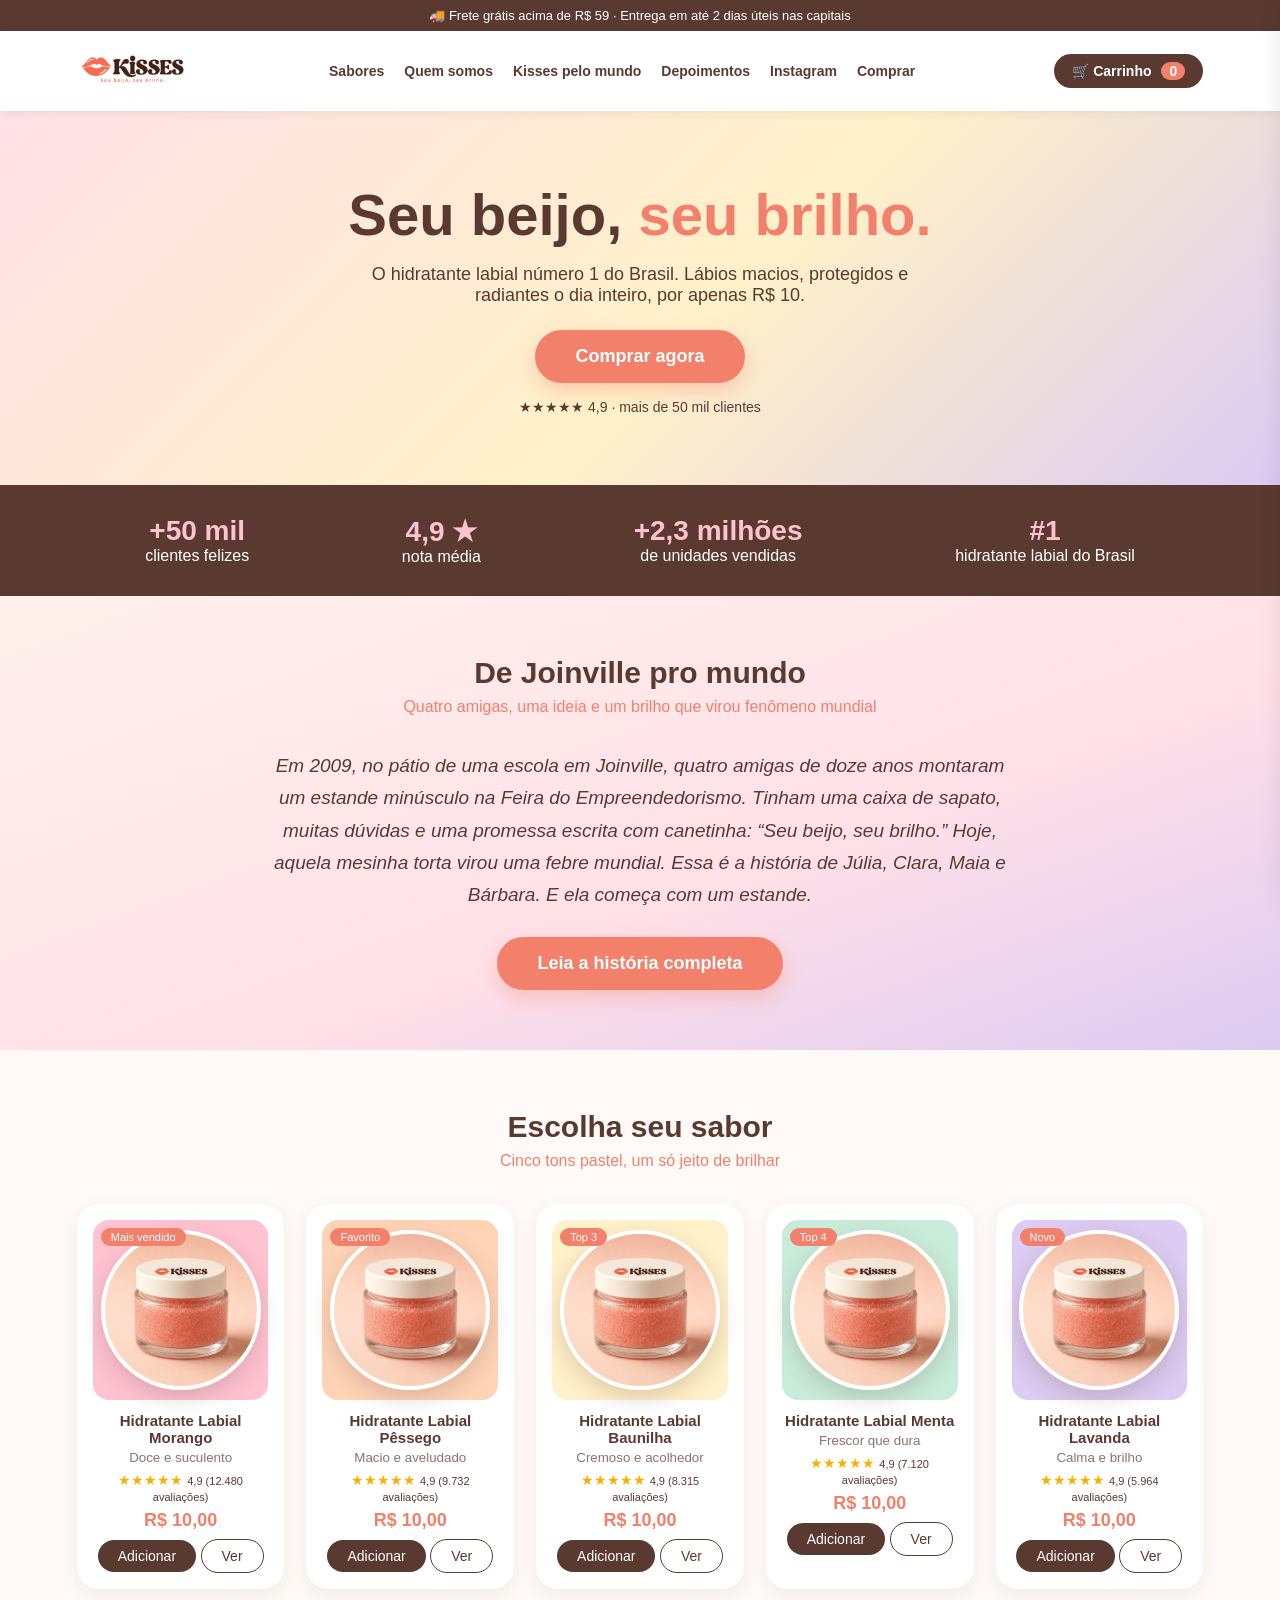
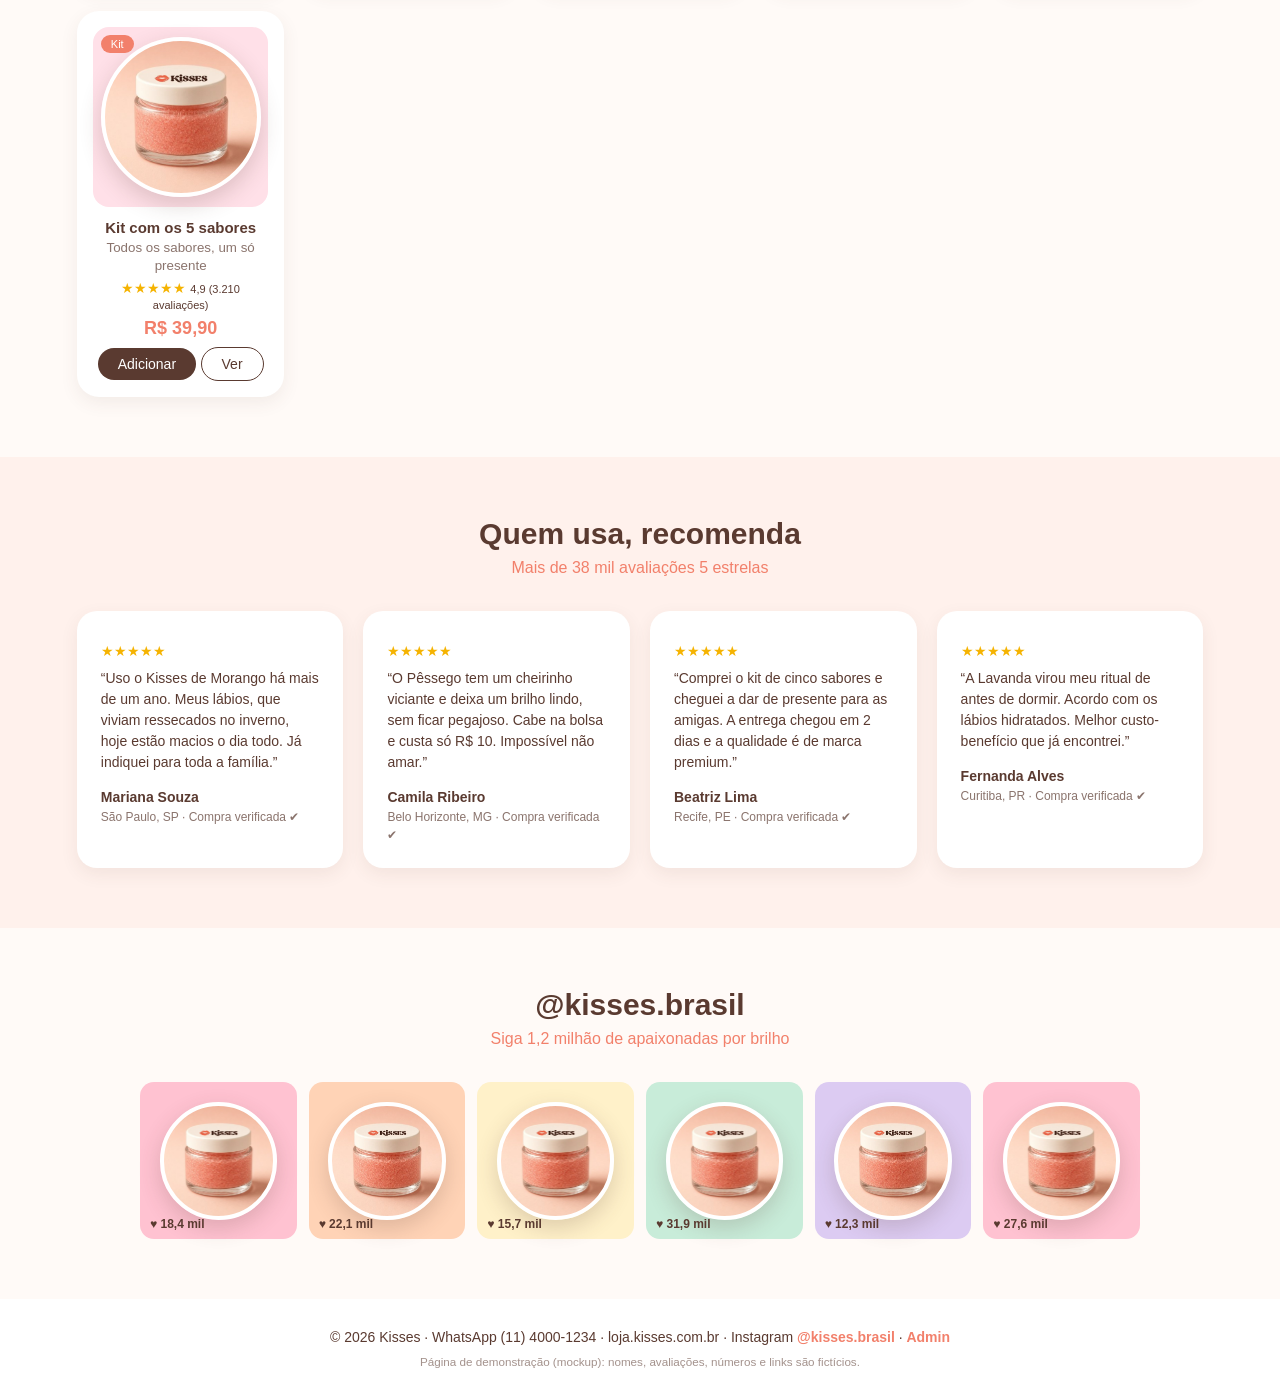
<file: index.html>
<!doctype html><html lang="pt-BR"><head><meta charset="utf-8"><meta name="viewport" content="width=device-width,initial-scale=1"><title>Kisses</title><link rel="stylesheet" href="style.css"></head><body data-page="home" data-title="Seu beijo, seu brilho."><div id="top"></div><main id="main"></main><div id="foot"></div><script src="seed.js"></script><script src="app.js"></script></body></html>
</file>
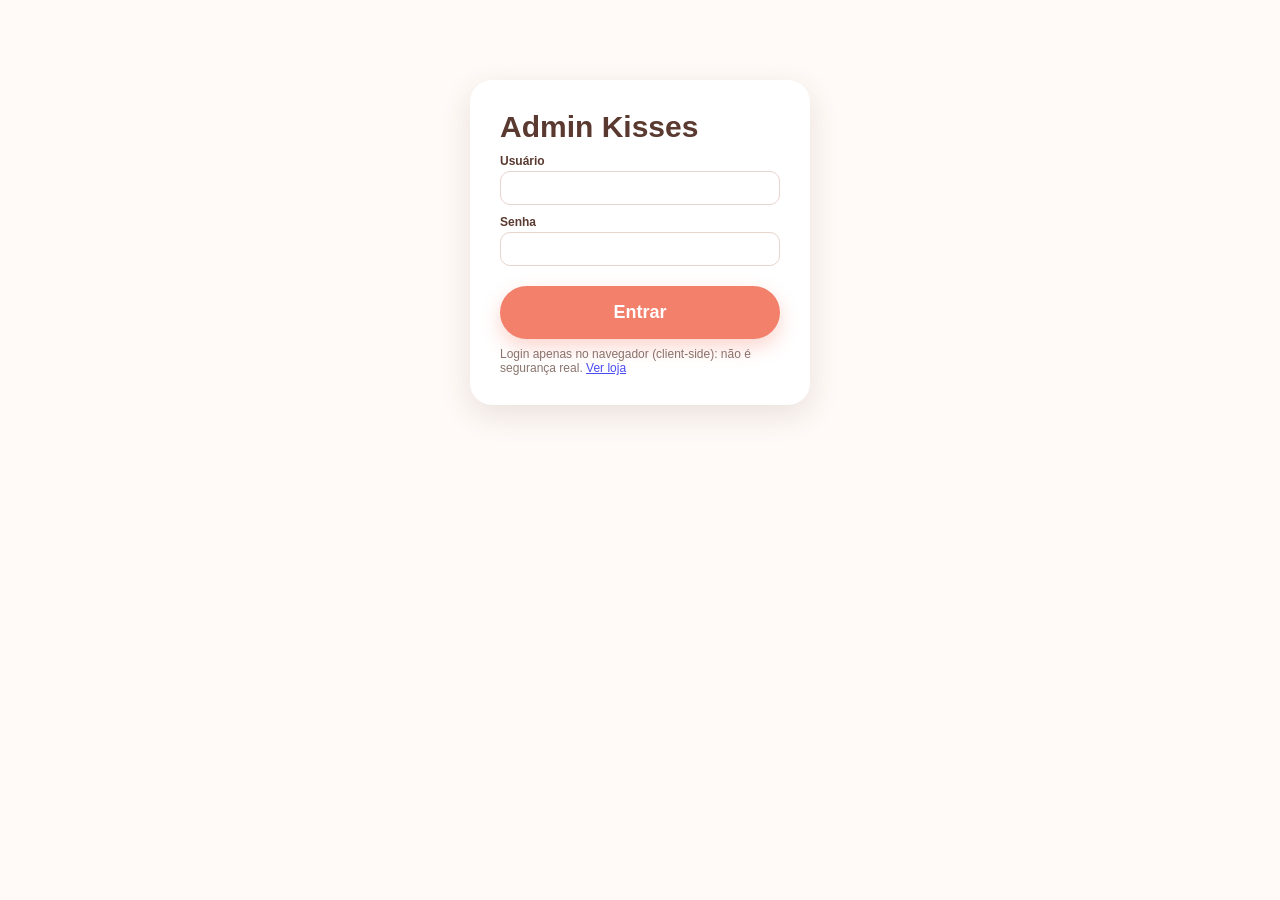
<file: admin.html>
<!doctype html><html lang="pt-BR"><head><meta charset="utf-8"><meta name="viewport" content="width=device-width,initial-scale=1"><title>Kisses – Admin</title><link rel="stylesheet" href="style.css"><style>body{background:#fffaf7}.adm{max-width:960px;margin:0 auto;padding:20px}.bar{position:sticky;top:0;background:#fff;z-index:5;padding:10px 20px;display:flex;gap:8px;flex-wrap:wrap;align-items:center;box-shadow:0 2px 10px #0001}.bar b{margin-right:auto;font-size:18px}.bar button,.bar a,.mini2{background:#5a3a30;color:#fff;border:0;border-radius:99px;padding:8px 16px;font:inherit;font-size:13px;cursor:pointer;text-decoration:none}.bar .alt,.mini2.alt{background:#fff;color:#5a3a30;border:1px solid #5a3a30}.bar .pr{background:#f2806b}.mini2.dg{background:#c0392b}details{background:#fff;border-radius:16px;margin:14px 0;box-shadow:0 4px 14px #5a3a3014}summary{padding:16px 20px;font-weight:700;cursor:pointer;font-size:17px}details>div{padding:0 20px 20px}.f{display:block;margin-top:10px;font-size:12px;font-weight:600}.f input,.f textarea,.f select{width:100%;padding:8px;border:1px solid #e8d5cc;border-radius:10px;font:inherit;font-size:14px;margin-top:3px;color:#5a3a30}.f textarea{min-height:80px}.it{border:1px solid #f0e2db;border-radius:14px;padding:12px;margin-top:12px;background:#fffaf7}.row{display:grid;grid-template-columns:repeat(auto-fit,minmax(180px,1fr));gap:10px}.th{width:80px;height:80px;border-radius:50%;background-size:cover;background-position:center;border:3px solid #fff;box-shadow:0 2px 8px #0003;margin-top:8px}.login{max-width:340px;margin:80px auto;background:#fff;padding:30px;border-radius:22px;box-shadow:0 10px 30px #5a3a3022}.login .btn{width:100%;margin-top:16px;text-align:center}.toast{position:fixed;bottom:20px;left:50%;transform:translateX(-50%);background:#5a3a30;color:#fff;padding:10px 20px;border-radius:99px;opacity:0;transition:.3s;z-index:30}.toast.on{opacity:1}.note{font-size:12px;opacity:.7;margin-top:8px}</style></head><body><div id="app"></div><div class="toast" id="toast"></div><script src="seed.js"></script><script src="app.js"></script><script src="admin.js"></script></body></html>
</file>
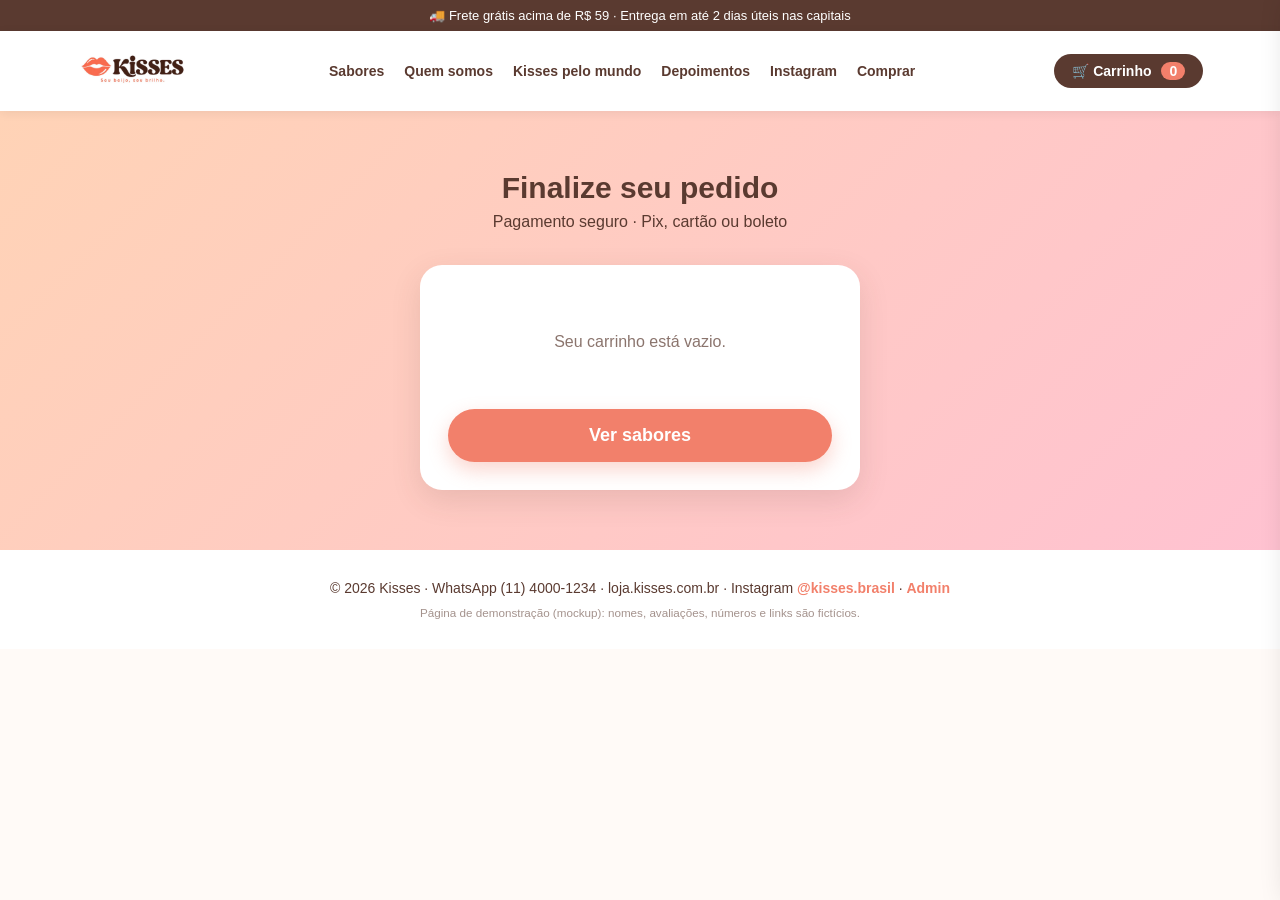
<file: checkout.html>
<!doctype html><html lang="pt-BR"><head><meta charset="utf-8"><meta name="viewport" content="width=device-width,initial-scale=1"><title>Kisses</title><link rel="stylesheet" href="style.css"></head><body data-page="checkout" data-title="Finalizar compra"><div id="top"></div><main id="main"></main><div id="foot"></div><script src="seed.js"></script><script src="app.js"></script></body></html>
</file>
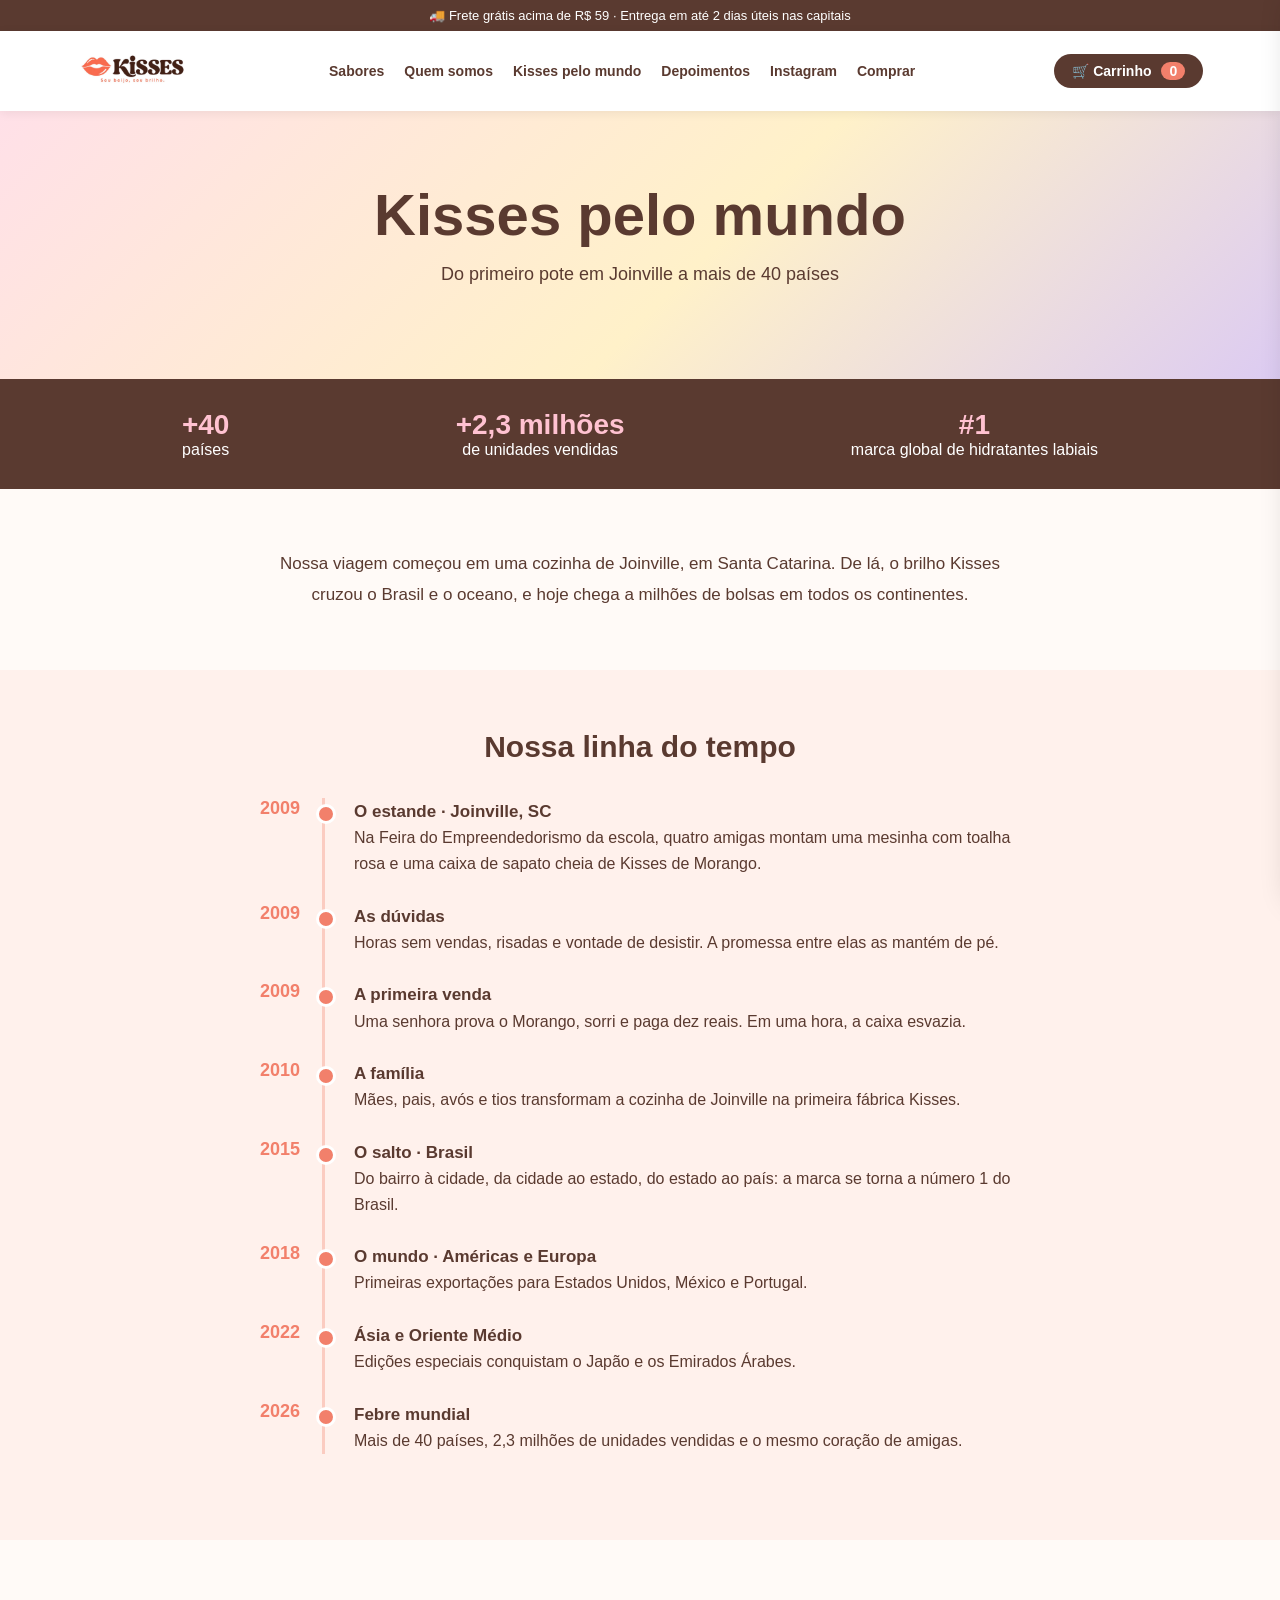
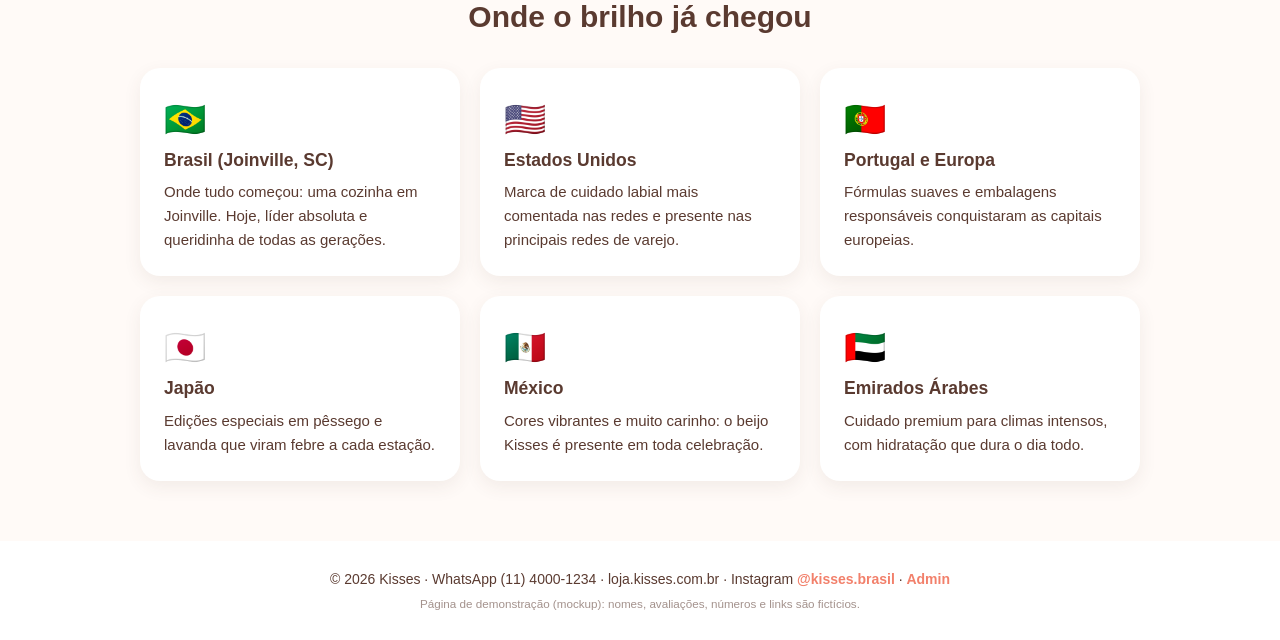
<file: mundo.html>
<!doctype html><html lang="pt-BR"><head><meta charset="utf-8"><meta name="viewport" content="width=device-width,initial-scale=1"><title>Kisses</title><link rel="stylesheet" href="style.css"></head><body data-page="mundo" data-title="Kisses pelo mundo"><div id="top"></div><main id="main"></main><div id="foot"></div><script src="seed.js"></script><script src="app.js"></script></body></html>
</file>
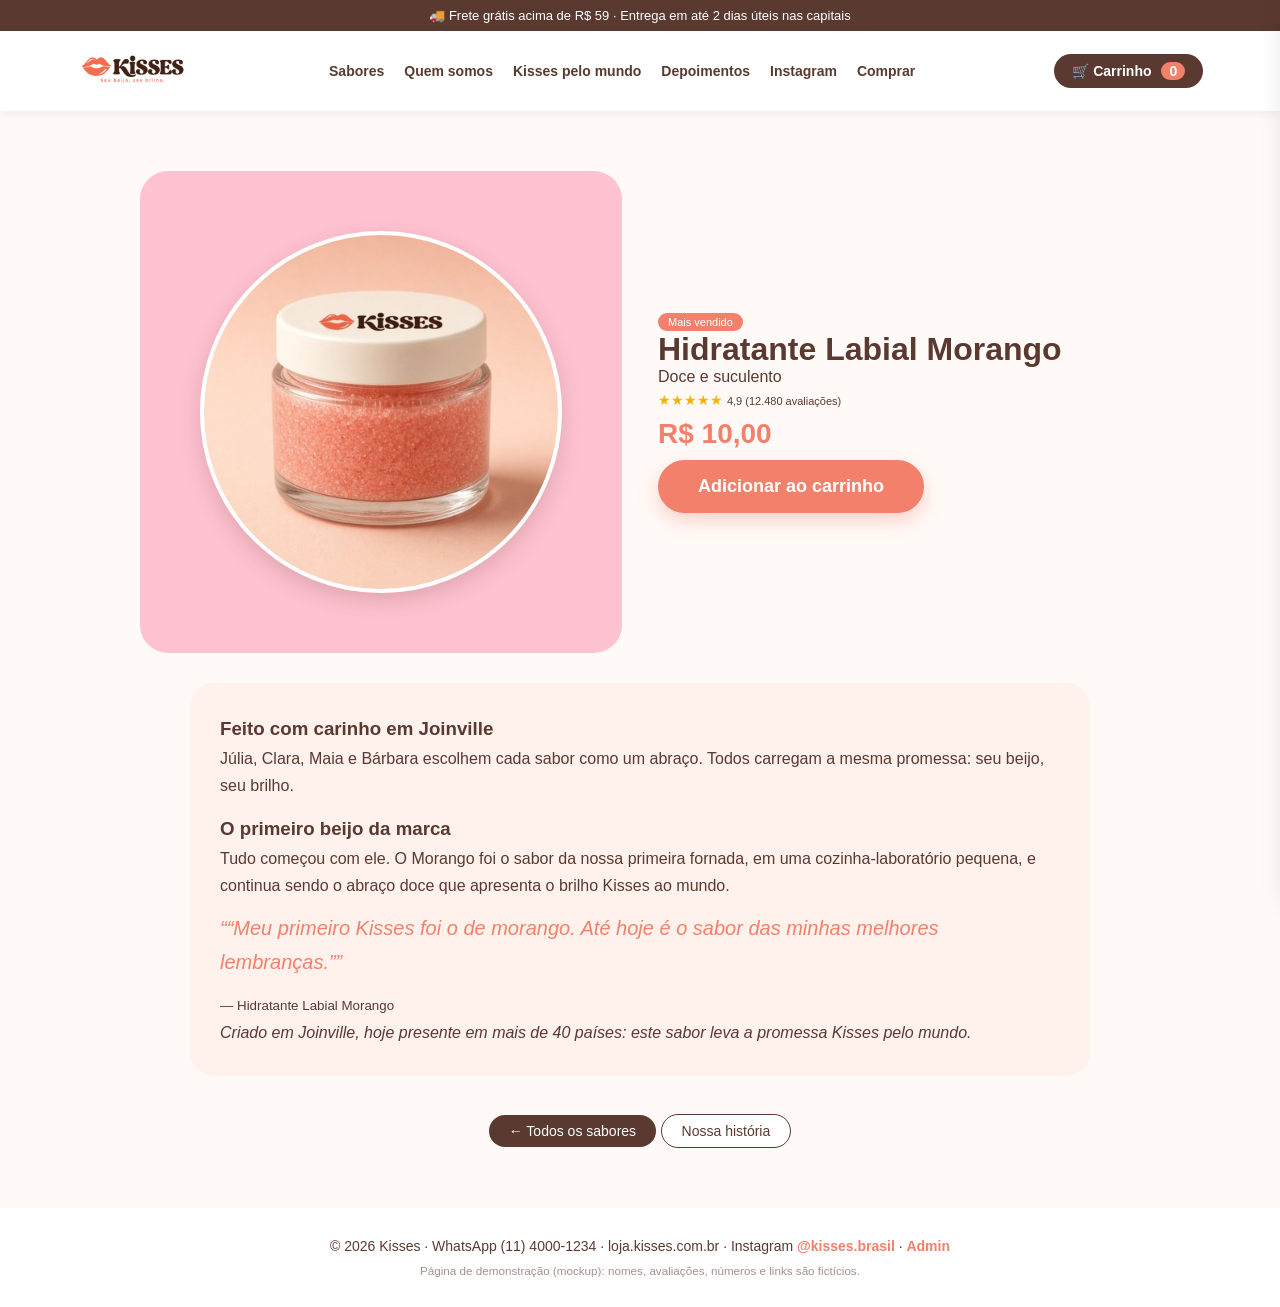
<file: produto.html>
<!doctype html><html lang="pt-BR"><head><meta charset="utf-8"><meta name="viewport" content="width=device-width,initial-scale=1"><title>Kisses</title><link rel="stylesheet" href="style.css"></head><body data-page="produto" data-title="Sabor"><div id="top"></div><main id="main"></main><div id="foot"></div><script src="seed.js"></script><script src="app.js"></script></body></html>
</file>
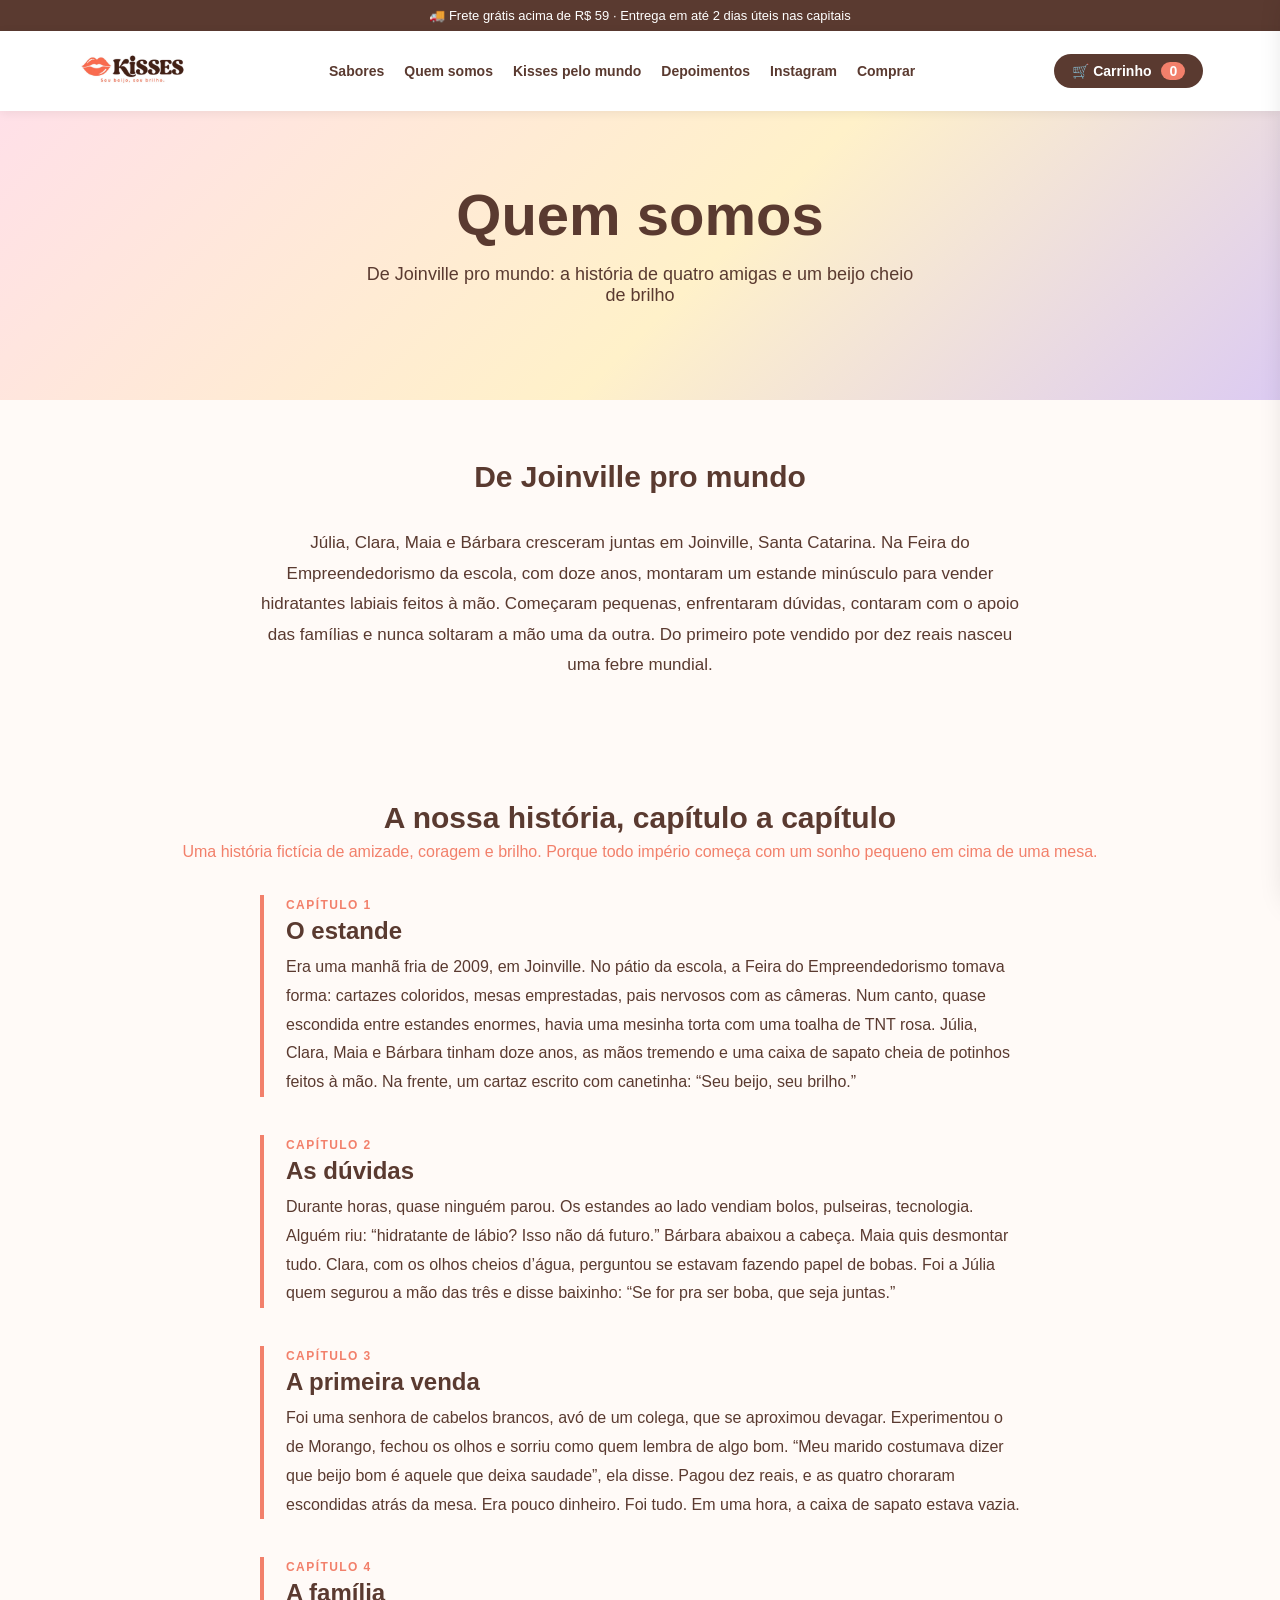
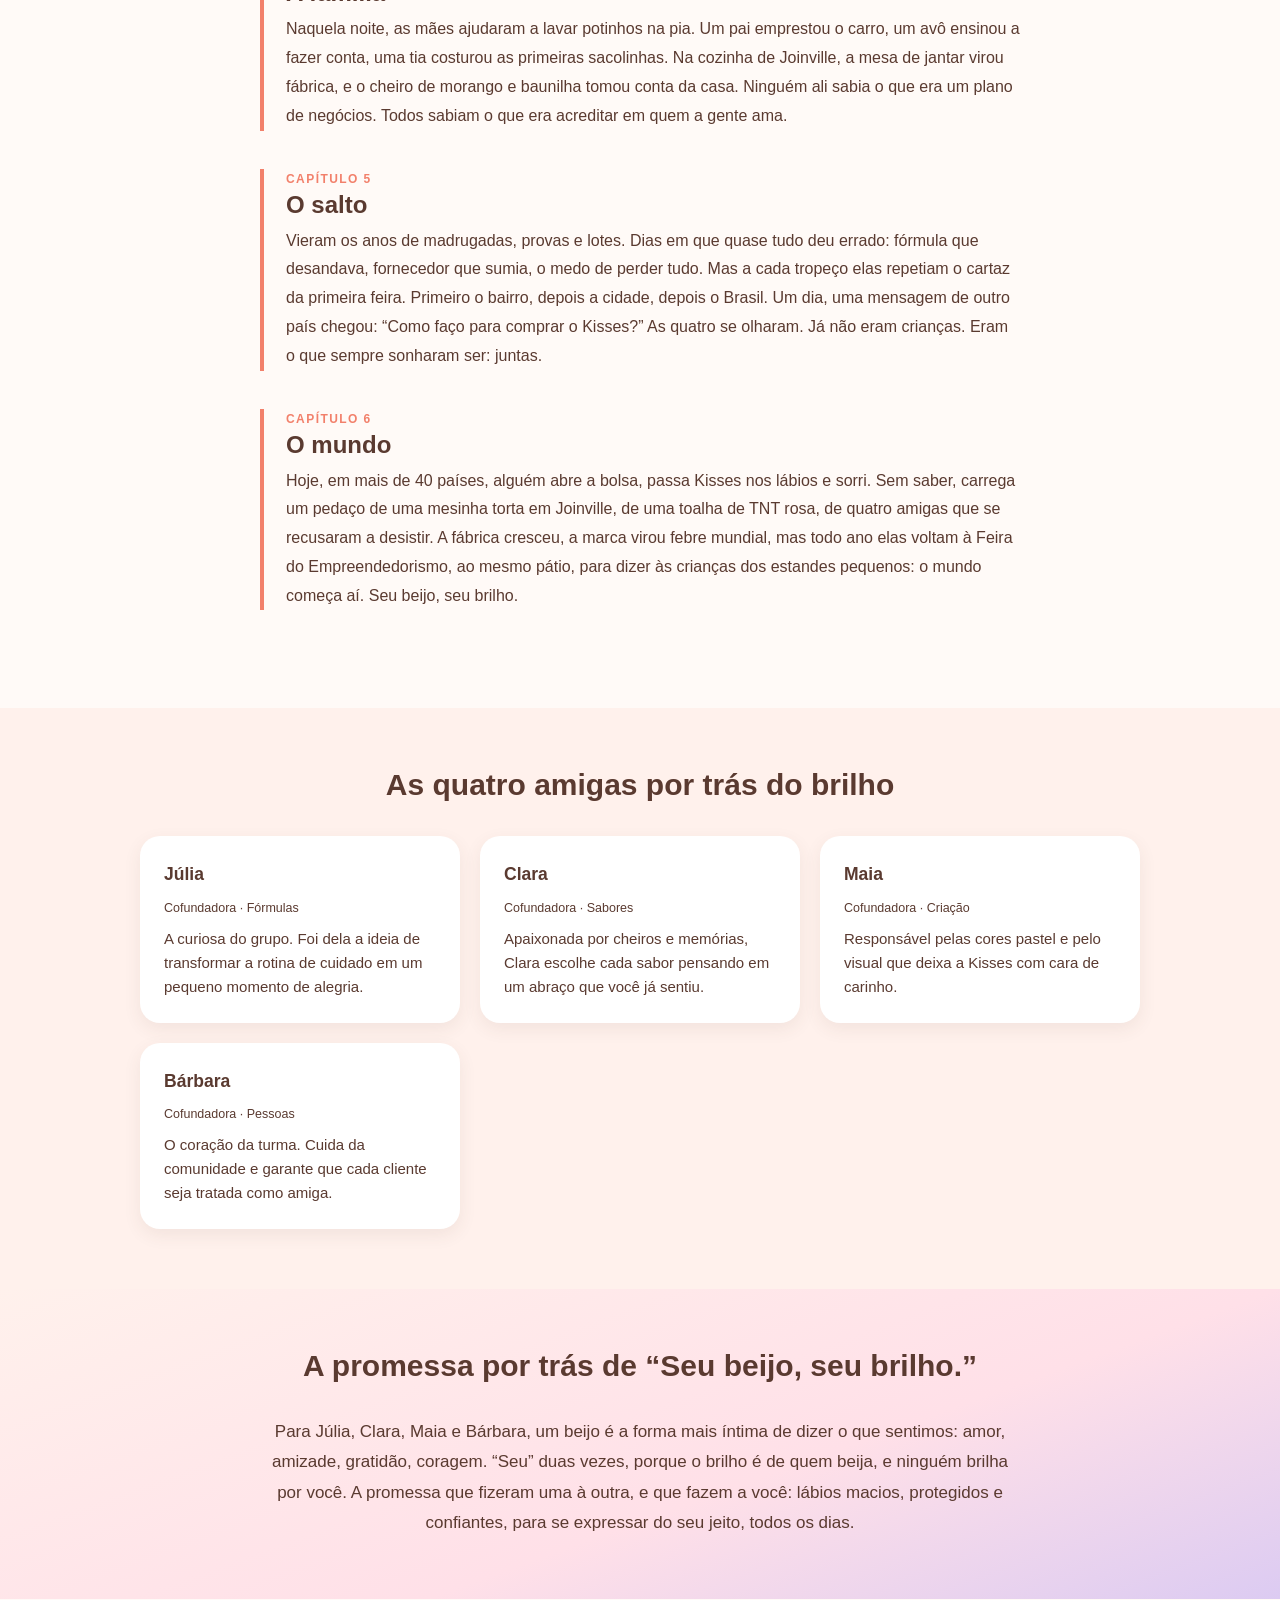
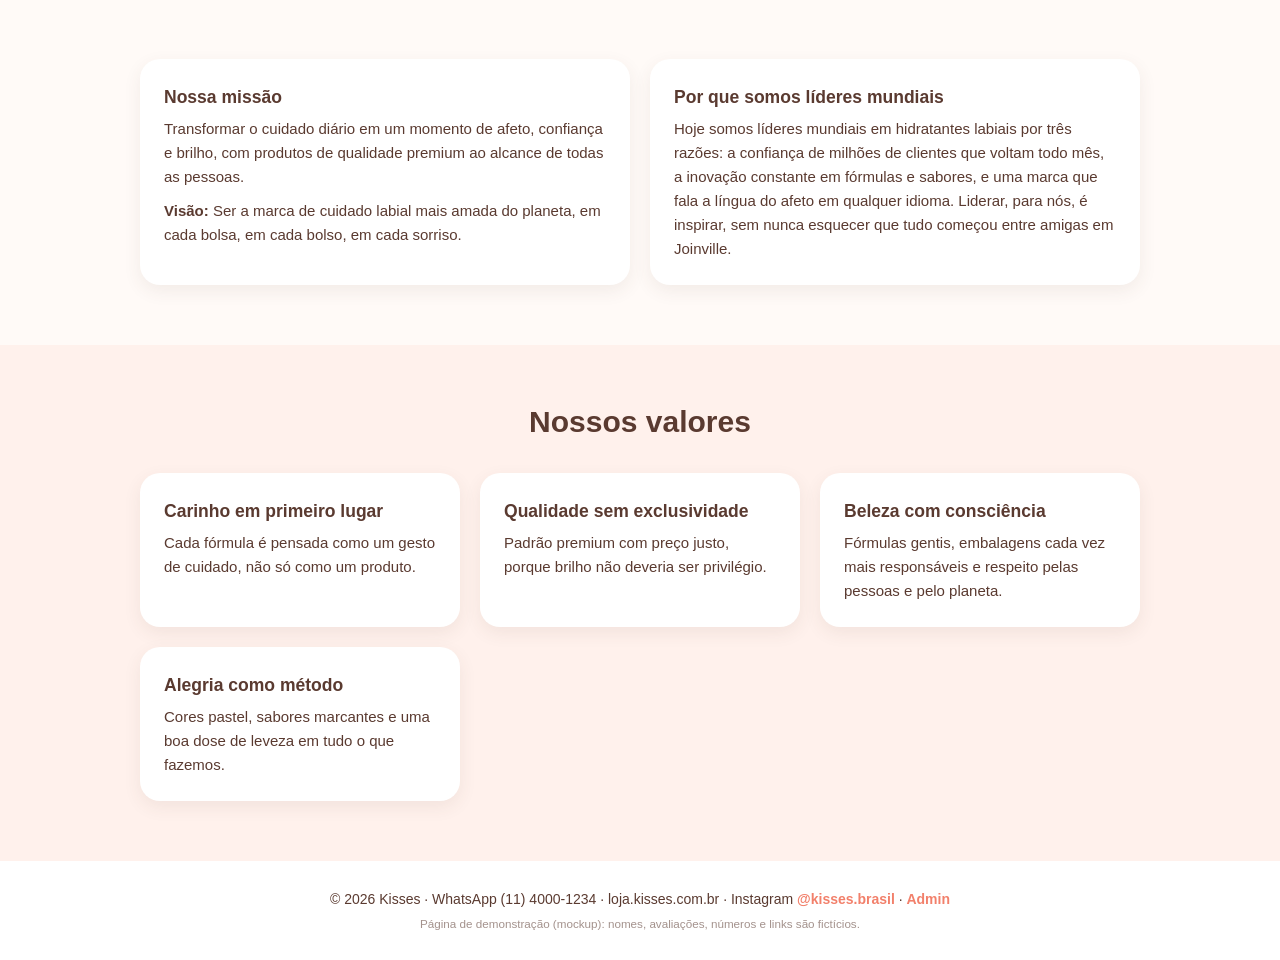
<file: quem-somos.html>
<!doctype html><html lang="pt-BR"><head><meta charset="utf-8"><meta name="viewport" content="width=device-width,initial-scale=1"><title>Kisses</title><link rel="stylesheet" href="style.css"></head><body data-page="quem" data-title="Quem somos"><div id="top"></div><main id="main"></main><div id="foot"></div><script src="seed.js"></script><script src="app.js"></script></body></html>
</file>
<file: style.css>
*{box-sizing:border-box;margin:0}html{scroll-behavior:smooth}body{font-family:Poppins,Segoe UI,Arial,sans-serif;color:#5a3a30;background:#fffaf7}
.top{background:#5a3a30;color:#fff;text-align:center;padding:8px;font-size:13px}
header.hd{display:flex;justify-content:space-between;align-items:center;padding:6px 6%;background:#fff;position:sticky;top:0;z-index:5;box-shadow:0 2px 10px #0001;gap:12px;flex-wrap:wrap}
header.hd img{height:64px;mix-blend-mode:multiply}nav a{margin:0 10px;color:#5a3a30;text-decoration:none;font-weight:600;font-size:14px}nav a:hover{color:#f2806b}
.cartbtn{background:#5a3a30;color:#fff;border:0;border-radius:99px;padding:9px 18px;font:inherit;font-weight:600;cursor:pointer;font-size:14px}.cartbtn b{background:#f2806b;border-radius:99px;padding:1px 8px;margin-left:6px}
.hero{background:linear-gradient(135deg,#ffe0e8,#fff1c9 55%,#dccbf2);text-align:center;padding:70px 6%}.hero h1{font-size:clamp(32px,5vw,58px)}.hero h1 span{color:#f2806b}.hero p{max-width:560px;margin:16px auto 24px;font-size:18px}
.btn{display:inline-block;background:#f2806b;color:#fff;padding:16px 40px;border-radius:99px;font-weight:700;text-decoration:none;font-size:18px;box-shadow:0 8px 20px #f2806b55;border:0;cursor:pointer;font-family:inherit}.btn:hover{background:#e06a55}.rate{margin-top:16px;font-size:14px}
.nums{display:flex;justify-content:space-around;flex-wrap:wrap;gap:16px;background:#5a3a30;color:#fff;padding:30px 6%;text-align:center}.nums b{display:block;font-size:28px;color:#ffc2d1}
section{padding:60px 6%;text-align:center}h2{font-size:30px;margin-bottom:8px}.sub{color:#f2806b;margin-bottom:34px}
.grid{display:grid;grid-template-columns:repeat(auto-fit,minmax(190px,1fr));gap:22px;max-width:1150px;margin:auto}.card{position:relative;background:#fff;border-radius:22px;padding:16px;box-shadow:0 6px 18px #5a3a3014}.badge{position:absolute;top:24px;left:24px;background:#f2806b;color:#fff;font-size:11px;padding:3px 10px;border-radius:99px;z-index:1}.img{height:180px;border-radius:16px;display:grid;place-items:center;background:#fff}.card h3{font-size:15px;margin:12px 0 2px}.card small{opacity:.7}.card h3 a{color:inherit;text-decoration:none}.st{color:#f5b301;font-size:14px;margin:6px 0}.st em{color:#5a3a30;font-size:11px;font-style:normal}.card p{font-weight:700;color:#f2806b;font-size:18px}.mini{display:inline-block;margin-top:8px;background:#5a3a30;color:#fff;padding:8px 20px;border-radius:99px;text-decoration:none;font-size:14px;border:0;cursor:pointer;font-family:inherit}.mini.alt{background:#fff;color:#5a3a30;border:1px solid #5a3a30}
.dep{background:#fff1ec}.deps{display:grid;grid-template-columns:repeat(auto-fit,minmax(250px,1fr));gap:20px;max-width:1150px;margin:auto}blockquote{background:#fff;border-radius:20px;padding:24px;text-align:left;font-size:14px;line-height:1.5;box-shadow:0 6px 18px #5a3a3014}cite{display:block;margin-top:14px;font-style:normal;font-weight:700}cite span{display:block;font-weight:400;font-size:12px;opacity:.7}
.insta{display:grid;grid-template-columns:repeat(auto-fit,minmax(150px,1fr));gap:12px;max-width:1000px;margin:auto}.post{aspect-ratio:1;border-radius:14px;display:grid;place-items:center;position:relative}.post span{position:absolute;bottom:8px;left:10px;font-size:12px;font-weight:600}
.ph{display:block;border-radius:50%;aspect-ratio:1;background-size:cover;background-position:center;box-shadow:0 8px 22px #5a3a3033;border:4px solid #fff}.img .ph{width:160px;height:160px}.post .ph{width:75%}
.buy{background:linear-gradient(135deg,#ffd3b6,#ffc2d1)}.box{background:#fff;max-width:440px;margin:auto;border-radius:22px;padding:28px;text-align:left;box-shadow:0 10px 30px #5a3a3022}.box label{display:block;font-size:13px;margin-top:12px;font-weight:600}.box input,.box select{width:100%;padding:10px;border:1px solid #e8d5cc;border-radius:10px;margin-top:4px;font:inherit}.box .btn{width:100%;text-align:center;margin-top:18px}.tot{display:flex;justify-content:space-between;margin-top:10px;font-weight:700}.tot.sm{font-weight:400;font-size:14px}.err{color:#c0392b;font-size:12px;margin-top:4px}
footer{text-align:center;padding:30px;background:#fff;font-size:14px}footer a{color:#f2806b;font-weight:600;text-decoration:none}footer small{display:block;margin-top:10px;opacity:.55}
/* narrative */
.story{background:linear-gradient(160deg,#fff1ec,#ffe0e8 60%,#dccbf2)}.story .lead{max-width:760px;margin:0 auto 26px;font-size:19px;line-height:1.7;font-style:italic}
.chapters{max-width:760px;margin:auto;text-align:left}.chap{margin:0 0 38px;padding-left:22px;border-left:4px solid #f2806b}.chap small{color:#f2806b;font-weight:700;letter-spacing:.12em;text-transform:uppercase;font-size:12px}.chap h3{font-size:24px;margin:4px 0 8px}.chap p{line-height:1.8;font-size:16px}
.two{display:grid;grid-template-columns:repeat(auto-fit,minmax(260px,1fr));gap:20px;max-width:1000px;margin:auto}.tile{background:#fff;border-radius:20px;padding:24px;text-align:left;box-shadow:0 6px 18px #5a3a3014;line-height:1.6;font-size:15px}.tile h3{margin-bottom:6px}.tile .big{font-size:34px}
.para{max-width:760px;margin:0 auto;line-height:1.8;font-size:17px}
.tl{max-width:760px;margin:auto;text-align:left;position:relative}.tl:before{content:"";position:absolute;left:62px;top:0;bottom:0;width:3px;background:#f2806b55}.tli{display:flex;gap:30px;margin-bottom:26px;position:relative}.tli b{width:50px;color:#f2806b;font-size:18px;flex:none}.tli:after{content:"";position:absolute;left:56px;top:6px;width:14px;height:14px;border-radius:50%;background:#f2806b;border:3px solid #fff}.tli div{padding-left:14px;line-height:1.6}.tli h3{font-size:17px}
.fb{background:#fff1ec;border-radius:24px;max-width:900px;margin:30px auto;padding:30px;text-align:left;line-height:1.7}.fb q{display:block;font-size:20px;font-style:italic;margin:12px 0;color:#f2806b}
.pd{display:grid;grid-template-columns:repeat(auto-fit,minmax(280px,1fr));gap:36px;max-width:1000px;margin:auto;align-items:center;text-align:left}.pd .img{height:auto;aspect-ratio:1;border-radius:28px}.pd .ph{width:75%;height:auto}.pd h1{font-size:32px}
/* drawer */
#ov{position:fixed;inset:0;background:#0006;z-index:20;display:none}#ov.on{display:block}
#drawer{position:fixed;top:0;right:-420px;width:min(400px,100%);height:100%;background:#fff;z-index:21;box-shadow:-8px 0 30px #0003;transition:right .25s;display:flex;flex-direction:column}#drawer.on{right:0}
#drawer .dh{display:flex;justify-content:space-between;align-items:center;padding:16px 20px;border-bottom:1px solid #f0e2db}#drawer .dh button{background:none;border:0;font-size:26px;cursor:pointer;color:#5a3a30}
#ci{flex:1;overflow:auto;padding:12px 20px}.ci{display:flex;gap:12px;align-items:center;padding:10px 0;border-bottom:1px solid #f5ebe6}.ci .ph{width:56px;height:56px;border-width:2px;flex:none}.ci .nm{flex:1;font-size:13px;font-weight:600}.ci .nm small{display:block;font-weight:400;color:#f2806b}.qty{display:flex;align-items:center;gap:6px}.qty button{width:26px;height:26px;border-radius:50%;border:1px solid #5a3a30;background:#fff;cursor:pointer;color:#5a3a30}.rm{background:none;border:0;cursor:pointer;color:#c0392b;font-size:12px}
#df{padding:16px 20px;border-top:1px solid #f0e2db}#df .btn{width:100%;text-align:center;margin-top:12px;font-size:16px;padding:12px}
.empty{text-align:center;opacity:.7;padding:40px 0}
.conf{max-width:480px;margin:auto;background:#fff;border-radius:22px;padding:34px;box-shadow:0 10px 30px #5a3a3022}.conf h2{color:#f2806b}
</file>
